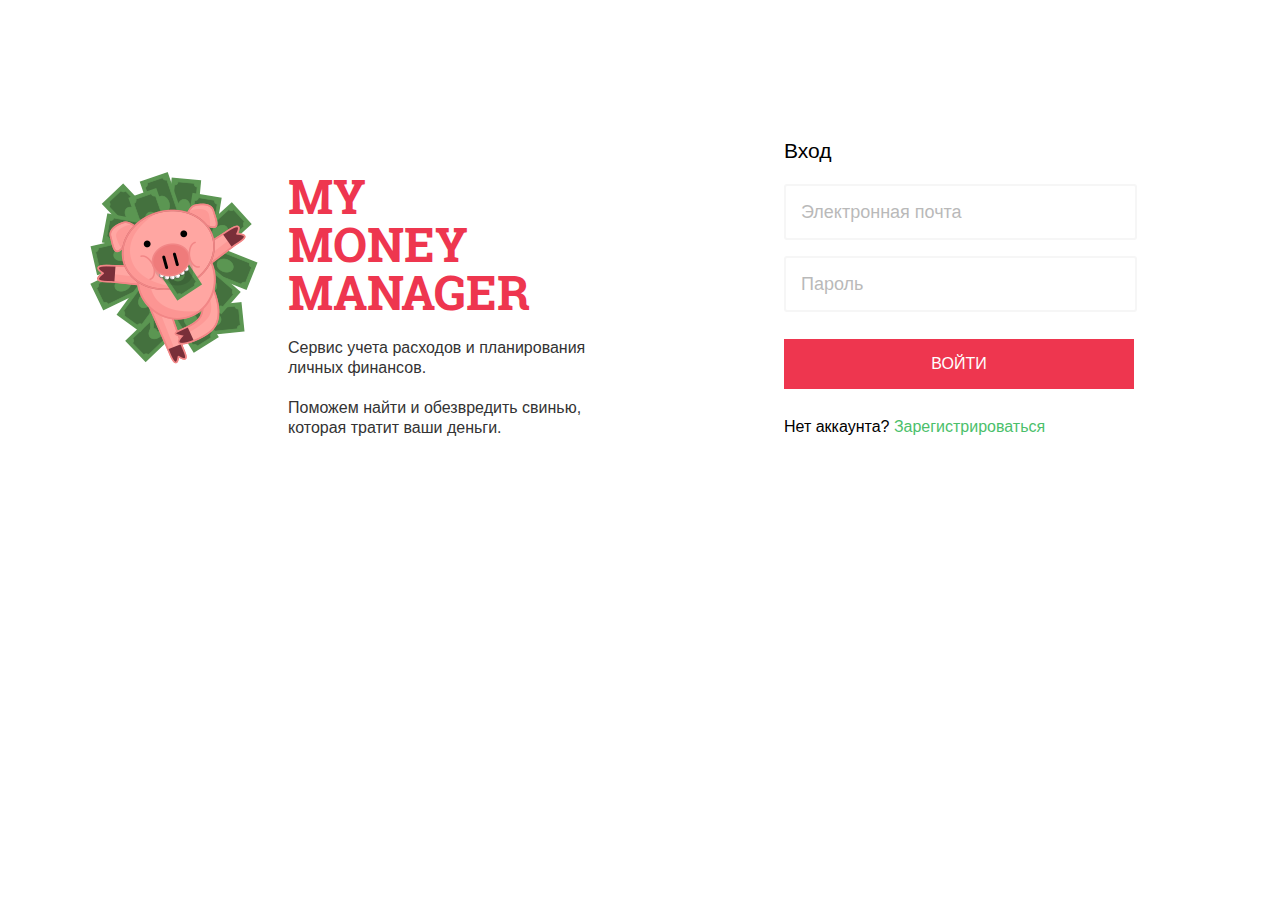
<file: app/auth/auth.html>
<!DOCTYPE html>
<html lang="en">
<head>
    <meta charset="UTF-8">
    <title>Авторизация</title>
    <link href="auth_style.css" rel="stylesheet" type="text/css">
</head>
<body>
<section class="auth_container">
    <div class="auth_container__logo">
        <div class="auth_container__logo--container auth_container__flex">
            <img class="auth_container__logotype logo" src="../images/logo_auth.png">
            <div class="auth_container__text">
                <div class="auth_container__logo-title">MY MONEY MANAGER</div><br>
                <p class="auth_container__logo--paragraph no-margin">Сервис учета расходов и планирования
                    личных финансов.
                    <br>
                    <br>
                    Поможем найти и обезвредить свинью,
                    которая тратит ваши деньги.</p>
            </div>
        </div>

    </div>
    <div class="auth_container__window">
        <div class="auth_container__window--container">
            <form>
                <h4 class="window__auth-title">Вход</h4>
                <input class="window__auth-form--field" type="email" placeholder="Электронная почта">
                <input class="window__auth-form--field" type="password" placeholder="Пароль">
                <input class="window__auth-form--submit" type="submit" value="ВОЙТИ">
            </form>
            <p class="window__auth-form--sign-up">Нет аккаунта? <a class="window__auth-form--sign-up-link" href="sign_up.html">Зарегистрироваться</a></p>
        </div>
    </div>
</section>
</body>
</html>
</file>
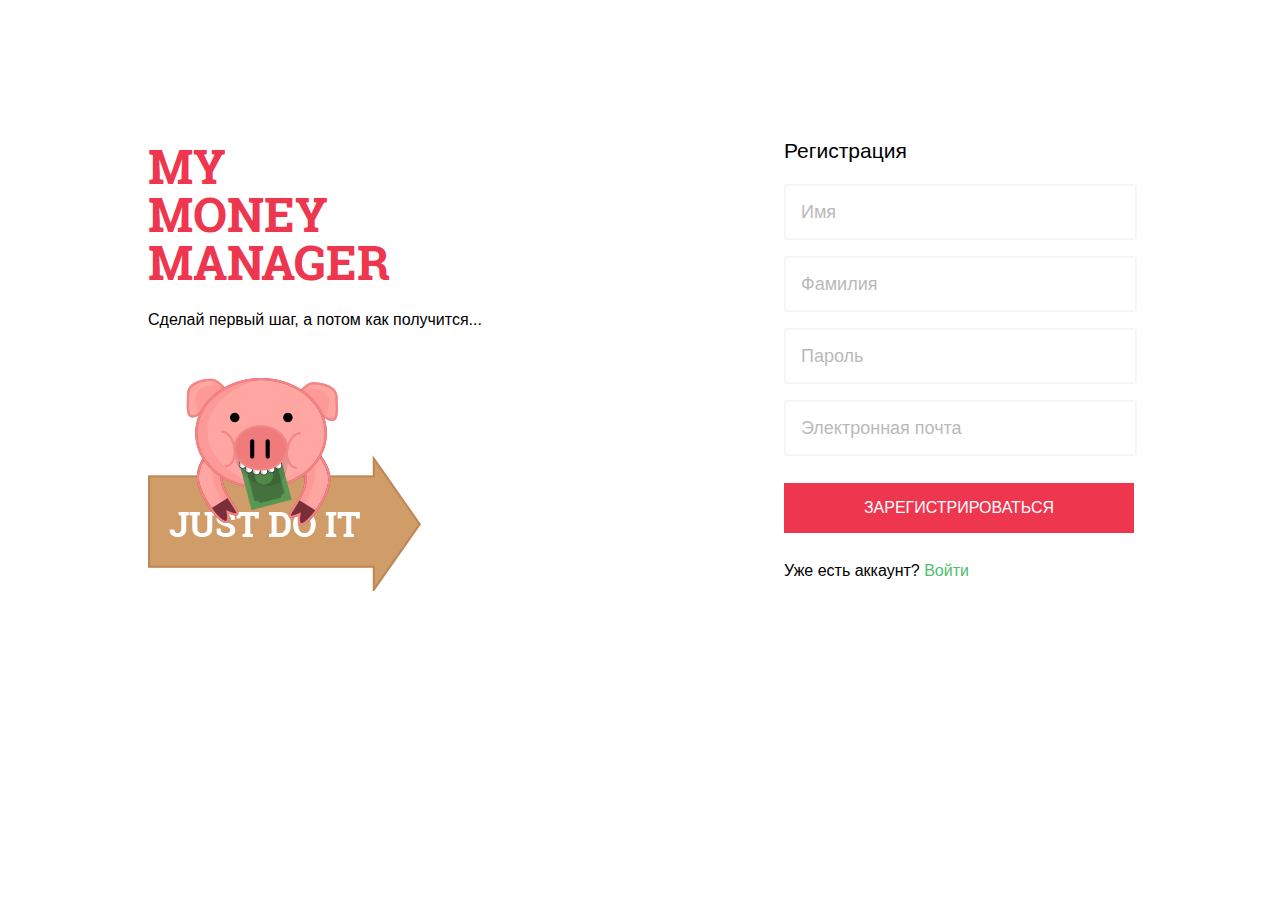
<file: app/auth/sign_up.html>
<!DOCTYPE html>
<html lang="en">
<head>
    <meta charset="UTF-8">
    <title>Регистрация</title>
    <link href="auth_style.css" rel="stylesheet" type="text/css">
</head>
<body>
<section class="auth_container">
    <div class="auth_container__logo">
        <div class="auth_container__logo--container">
            <div class="auth_container__logo-title">MY MONEY MANAGER</div>
            <p class="auth_container_slogan">Сделай первый шаг, а потом как получится...</p>
            <img class="auth_container__logotype" src="../images/logo_sign_up.png">
        </div>

    </div>
    <div class="auth_container__window">
        <div class="auth_container__window--container">
            <form>
                <h4 class="window__auth-title">Регистрация</h4>
                <input class="window__auth-form--field" type="email" placeholder="Имя">
                <input class="window__auth-form--field" type="password" placeholder="Фамилия">
                <input class="window__auth-form--field" type="text" placeholder="Пароль">
                <input class="window__auth-form--field" type="text" placeholder="Электронная почта">
                <input class="window__auth-form--submit" type="submit" value="ЗАРЕГИСТРИРОВАТЬСЯ">
            </form>
            <p class="window__auth-form--sign-up">Уже есть аккаунт? <a class="window__auth-form--sign-up-link" href="auth.html">Войти</a></p>
        </div>
    </div>
</section>
</body>
</html>
</file>
<file: app/auth/auth_style.css>
@import "reset.css";

@font-face {
    font-family: RobotoSlab-Bold;
    src: url(../fonts/RobotoSlab-Bold.ttf);
}

body {
    font-family: Roboto, sans-serif;
}

.auth_container {
    margin: 10px auto;
    max-width: 1200px;
    min-width: 650px;
    display: flex;
    justify-content: space-between;
}

.auth_container__logo {
    width: 60%;
    height: auto;
}

.auth_container__logo--container {
    margin: 132px auto 0;
    width: 70%;
    height: auto;
    background-color: white;
}

.auth_container__logotype {
    margin-top: 30px;
}

.auth_container__logo--paragraph {
    width: 300px;
    font-size: 24px;
    color: #333333;
    margin-top: 133px;
}

.auth_container__window {
    width: 40%;
    height: auto;
}

.auth_container__window--container {
    width: 90%;
    height: auto;
    background-color: white;
    margin: 150px auto 0;
}

.auth_container__window--container form {
    margin-top: -20px;
}

.window__auth-title {
    font-size: 21px;
    margin-bottom: 7px;
    font-weight: 500;
}

.window__auth-form--field {
    width: 332px;
    height: 50px;
    border-radius: 3px;
    background-color: #ffffff;
    border: solid 2px #eeeeee;
    margin-top: 16px;
    padding-left: 15px;
    font-size: 18px;
    opacity: 0.5;
    line-height: 1.67;
    color: #333333;
}

.window__auth-form--submit {
    width: 350px;
    height: 50px;
    background-color: #ee364f;
    border: none;
    font-size: 16px;
    color: #ffffff;
    margin-top: 27px;
    transition: .3s;
}

.window__auth-form--submit:hover {
    transition: .3s;
    transform: scale(.9);
}

.window__auth-form--sign-up {
    font-size: 16px;
    margin-top: 30px;
}

.window__auth-form--sign-up-link {
    color: #4bbf6b;
    text-decoration: none;
    cursor: pointer;
}

.window__auth-form--sign-up-link:hover {
    color: #489048;
}

.auth_container__logo-title {
    width: 245px;
    height: 150px;
    font-size: 48px;
    font-weight: bold;
    color: #ee364f;
    font-family: RobotoSlab-Bold, sans-serif;
}

.auth_container_slogan {
    margin: 20px 0;
}

.auth_container__flex {
    display: inline-flex;
    flex-wrap: nowrap;
    margin-left: 50px;
}

.no-margin {
    margin-top: 0;
    font-size: 16px;
    line-height: 20px;
}

.auth_container__text {
    margin-left: 30px;
    margin-top: 30px;
}

.logo{
    height: 192px;
}
</file>
